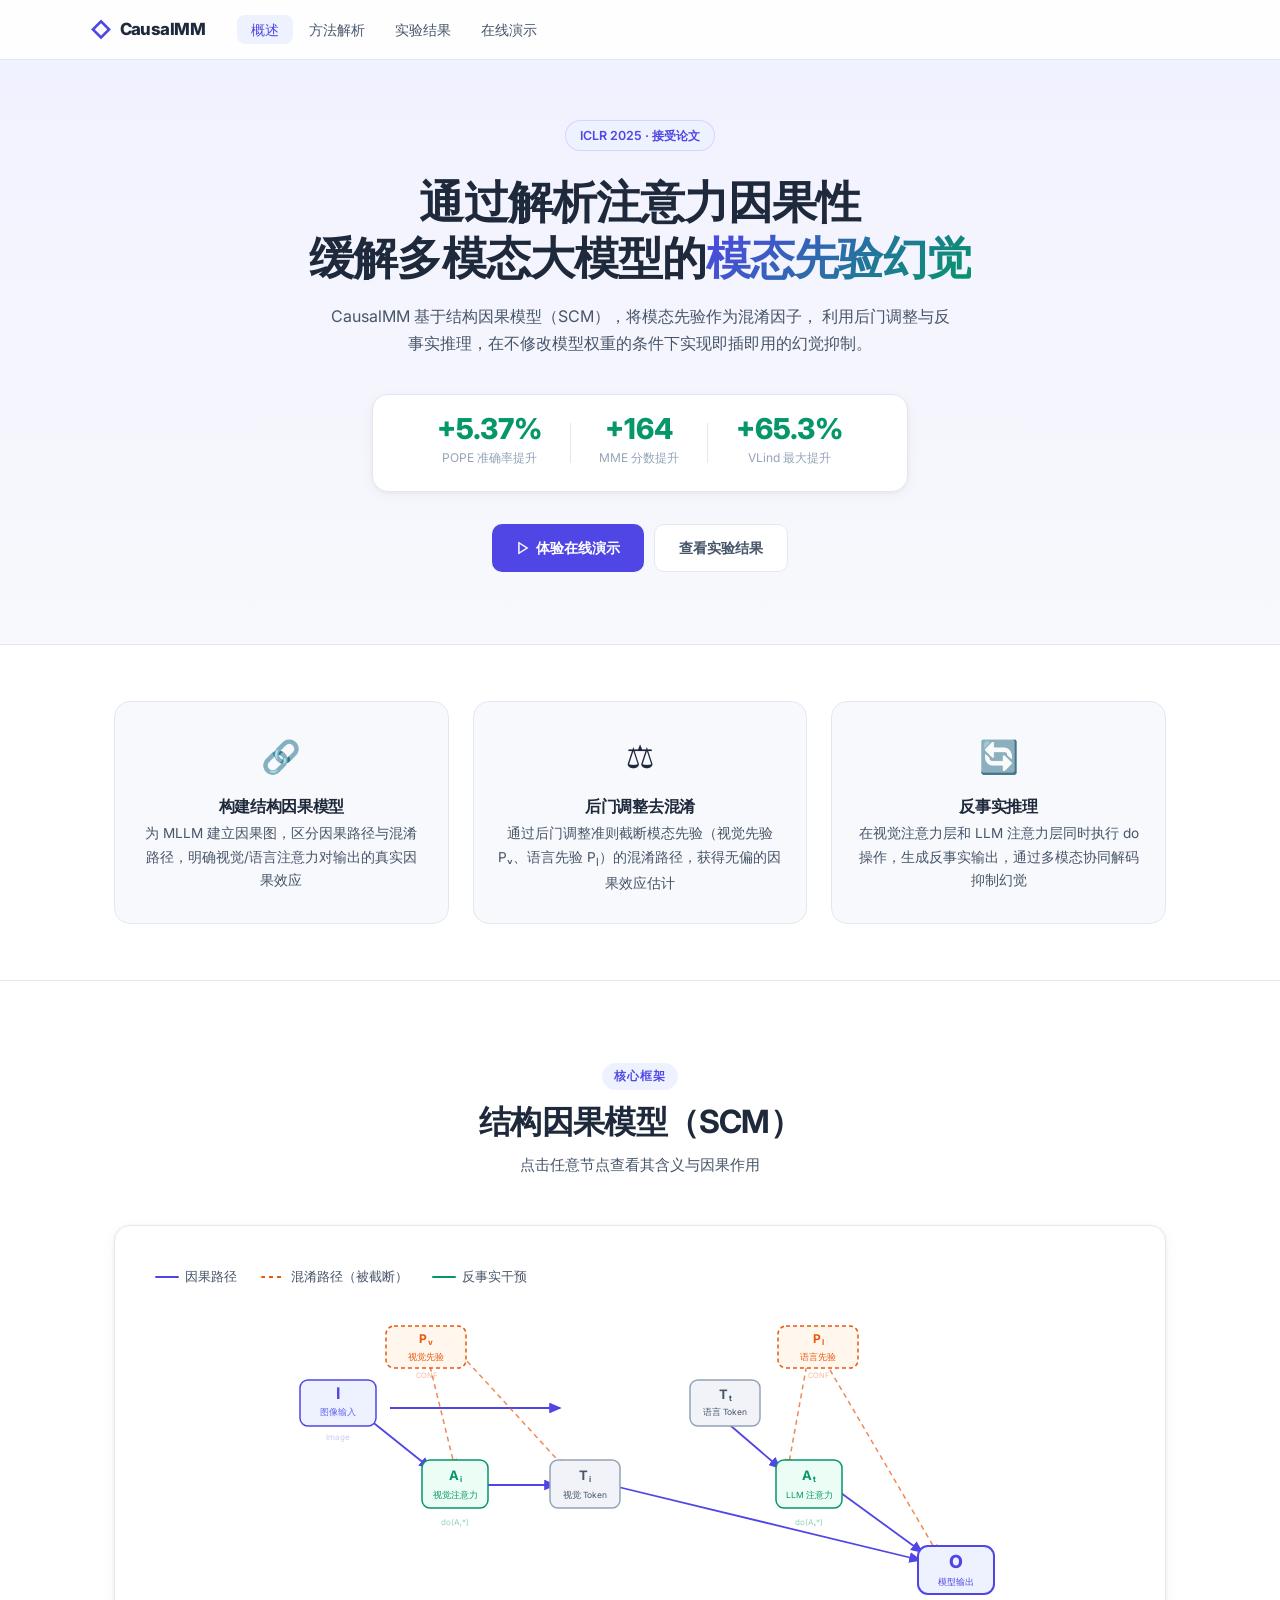
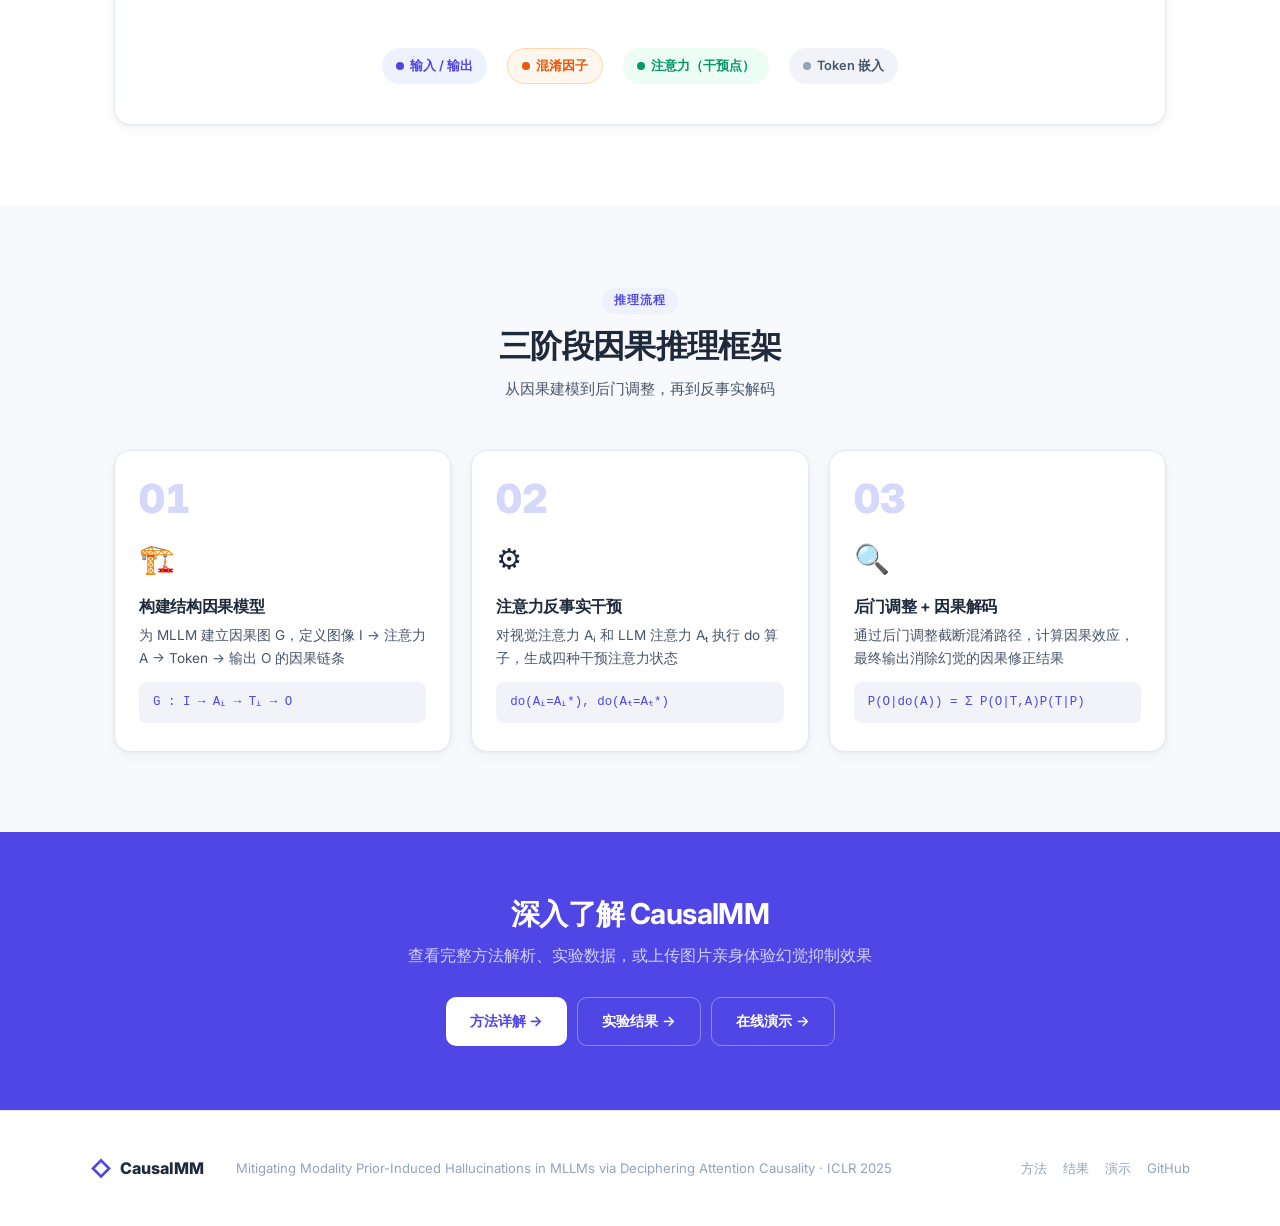
<file: index.html>
<!DOCTYPE html>
<html lang="zh-CN">
<head>
<meta charset="UTF-8">
<meta name="viewport" content="width=device-width, initial-scale=1.0">
<title>CausalMM — 缓解多模态大模型幻觉</title>
<link rel="preconnect" href="https://fonts.googleapis.com">
<link href="https://fonts.googleapis.com/css2?family=Inter:wght@300;400;500;600;700;800&display=swap" rel="stylesheet">
<link rel="stylesheet" href="style.css">
</head>
<body>

<!-- NAV -->
<nav class="navbar">
  <div class="nav-inner">
    <a class="nav-logo" href="index.html">
      <span class="logo-icon">◇</span>
      <span>CausalMM</span>
    </a>
    <ul class="nav-links">
      <li><a href="index.html" class="active">概述</a></li>
      <li><a href="method.html">方法解析</a></li>
      <li><a href="results.html">实验结果</a></li>
      <li><a href="demo.html">在线演示</a></li>
    </ul>
  </div>
</nav>

<!-- HERO -->
<section class="hero">
  <div class="hero-content">
    <div class="hero-badge">ICLR 2025 · 接受论文</div>
    <h1 class="hero-title">
      通过解析注意力因果性<br>
      缓解多模态大模型的<span class="gradient-text">模态先验幻觉</span>
    </h1>
    <p class="hero-subtitle">
      CausalMM 基于结构因果模型（SCM），将模态先验作为混淆因子，
      利用后门调整与反事实推理，在不修改模型权重的条件下实现即插即用的幻觉抑制。
    </p>

    <!-- Key Metrics -->
    <div class="hero-metrics">
      <div class="metric-item">
        <span class="metric-val">+5.37%</span>
        <span class="metric-label">POPE 准确率提升</span>
      </div>
      <div class="metric-sep"></div>
      <div class="metric-item">
        <span class="metric-val">+164</span>
        <span class="metric-label">MME 分数提升</span>
      </div>
      <div class="metric-sep"></div>
      <div class="metric-item">
        <span class="metric-val">+65.3%</span>
        <span class="metric-label">VLind 最大提升</span>
      </div>
    </div>

    <div class="hero-actions">
      <a href="demo.html" class="btn-primary">
        <svg width="14" height="14" viewBox="0 0 24 24" fill="none" stroke="currentColor" stroke-width="2.5"><polygon points="5,3 19,12 5,21"/></svg>
        体验在线演示
      </a>
      <a href="results.html" class="btn-secondary">查看实验结果</a>
    </div>
  </div>
</section>

<!-- KEY IDEAS -->
<section class="key-idea">
  <div class="container">
    <div class="key-idea-grid">
      <div class="key-card reveal">
        <div class="key-icon">🔗</div>
        <h3>构建结构因果模型</h3>
        <p>为 MLLM 建立因果图，区分因果路径与混淆路径，明确视觉/语言注意力对输出的真实因果效应</p>
      </div>
      <div class="key-card reveal">
        <div class="key-icon">⚖️</div>
        <h3>后门调整去混淆</h3>
        <p>通过后门调整准则截断模态先验（视觉先验 Pᵥ、语言先验 P<sub>l</sub>）的混淆路径，获得无偏的因果效应估计</p>
      </div>
      <div class="key-card reveal">
        <div class="key-icon">🔄</div>
        <h3>反事实推理</h3>
        <p>在视觉注意力层和 LLM 注意力层同时执行 do 操作，生成反事实输出，通过多模态协同解码抑制幻觉</p>
      </div>
    </div>
  </div>
</section>

<!-- SCM -->
<section class="scm-section">
  <div class="container">
    <div class="section-header">
      <div class="section-tag">核心框架</div>
      <h2>结构因果模型（SCM）</h2>
      <p>点击任意节点查看其含义与因果作用</p>
    </div>

    <div class="scm-card">
      <!-- Legend -->
      <div class="scm-legend">
        <div class="legend-item">
          <div class="legend-line causal"></div>
          <span>因果路径</span>
        </div>
        <div class="legend-item">
          <div class="legend-line confound"></div>
          <span>混淆路径（被截断）</span>
        </div>
        <div class="legend-item">
          <div class="legend-line do" style="background:var(--accent)"></div>
          <span>反事实干预</span>
        </div>
      </div>

      <!-- SVG -->
      <div class="scm-svg-full-wrap">
        <svg id="scmSVG" viewBox="0 0 800 300" xmlns="http://www.w3.org/2000/svg">
          <defs>
            <marker id="am" markerWidth="7" markerHeight="6" refX="6" refY="3" orient="auto">
              <path d="M0,0 L0,6 L7,3 z" fill="#4f46e5"/>
            </marker>
            <marker id="ac" markerWidth="7" markerHeight="6" refX="6" refY="3" orient="auto">
              <path d="M0,0 L0,6 L7,3 z" fill="#ea580c"/>
            </marker>
          </defs>

          <!-- 因果路径 -->
          <line x1="130" y1="100" x2="190" y2="148" stroke="#4f46e5" stroke-width="1.8" marker-end="url(#am)"/>
          <line x1="150" y1="88" x2="320" y2="88" stroke="#4f46e5" stroke-width="1.8" marker-end="url(#am)"/>
          <line x1="240" y1="165" x2="315" y2="165" stroke="#4f46e5" stroke-width="1.8" marker-end="url(#am)"/>
          <line x1="370" y1="165" x2="680" y2="240" stroke="#4f46e5" stroke-width="1.8" marker-end="url(#am)"/>
          <line x1="470" y1="88" x2="540" y2="148" stroke="#4f46e5" stroke-width="1.8" marker-end="url(#am)"/>
          <line x1="590" y1="165" x2="682" y2="232" stroke="#4f46e5" stroke-width="1.8" marker-end="url(#am)"/>

          <!-- 混淆路径 -->
          <line x1="188" y1="38" x2="215" y2="148" stroke="#ea580c" stroke-width="1.5" stroke-dasharray="5,4" marker-end="url(#ac)" opacity=".7"/>
          <line x1="215" y1="28" x2="325" y2="148" stroke="#ea580c" stroke-width="1.5" stroke-dasharray="5,4" marker-end="url(#ac)" opacity=".7"/>
          <line x1="568" y1="38" x2="548" y2="148" stroke="#ea580c" stroke-width="1.5" stroke-dasharray="5,4" marker-end="url(#ac)" opacity=".7"/>
          <line x1="590" y1="50" x2="698" y2="234" stroke="#ea580c" stroke-width="1.5" stroke-dasharray="5,4" marker-end="url(#ac)" opacity=".7"/>

          <!-- I -->
          <g class="scm-g-node" data-info="图像输入 I：提供视觉内容，是整个因果链的起点，直接影响视觉注意力 Aᵢ 和视觉 token Tᵢ">
            <rect x="60" y="60" width="76" height="46" rx="8" fill="#eef2ff" stroke="#4f46e5" stroke-width="1.5"/>
            <text x="98" y="79" text-anchor="middle" fill="#4f46e5" font-size="16" font-weight="700" font-family="Inter,sans-serif">I</text>
            <text x="98" y="95" text-anchor="middle" fill="#6366f1" font-size="9" font-family="Inter,sans-serif">图像输入</text>
          </g>

          <!-- Pv -->
          <g class="scm-g-node" data-info="视觉先验 Pᵥ：CLIP 视觉编码器中的参数化知识，作为混淆因子，同时影响视觉注意力 Aᵢ 和视觉 token Tᵢ（导致幻觉）">
            <rect x="146" y="6" width="80" height="42" rx="8" fill="#fff7ed" stroke="#ea580c" stroke-width="1.5" stroke-dasharray="4,3"/>
            <text x="186" y="23" text-anchor="middle" fill="#ea580c" font-size="12" font-weight="700" font-family="Inter,sans-serif">P<tspan font-size="8" dx="1" dy="2">v</tspan></text>
            <text x="186" y="40" text-anchor="middle" fill="#ea580c" font-size="8.5" font-family="Inter,sans-serif">视觉先验</text>
          </g>

          <!-- Ai -->
          <g class="scm-g-node" data-info="视觉注意力 Aᵢ：视觉编码器（CLIP ViT）中的注意力分布，受 I 和 Pᵥ 共同影响。CausalMM 对 Aᵢ 执行 do(Aᵢ = Aᵢ*) 反事实干预">
            <rect x="182" y="140" width="66" height="48" rx="8" fill="#ecfdf5" stroke="#059669" stroke-width="1.5"/>
            <text x="215" y="160" text-anchor="middle" fill="#059669" font-size="13" font-weight="700" font-family="Inter,sans-serif">A<tspan font-size="8" dx="1" dy="2">i</tspan></text>
            <text x="215" y="178" text-anchor="middle" fill="#059669" font-size="8.5" font-family="Inter,sans-serif">视觉注意力</text>
          </g>

          <!-- Ti -->
          <g class="scm-g-node" data-info="视觉 Token Tᵢ：视觉编码器的输出嵌入，由 I、Pᵥ、Aᵢ 共同决定，最终贡献到模型输出">
            <rect x="310" y="140" width="70" height="48" rx="8" fill="#f1f3f8" stroke="#94a3b8" stroke-width="1.5"/>
            <text x="345" y="160" text-anchor="middle" fill="#475569" font-size="13" font-weight="700" font-family="Inter,sans-serif">T<tspan font-size="8" dx="1" dy="2">i</tspan></text>
            <text x="345" y="178" text-anchor="middle" fill="#475569" font-size="8.5" font-family="Inter,sans-serif">视觉 Token</text>
          </g>

          <!-- Tt -->
          <g class="scm-g-node" data-info="语言 Token Tₜ：文本输入的嵌入表示，影响 LLM 自注意力 Aₜ 并直接贡献到最终输出">
            <rect x="450" y="60" width="70" height="46" rx="8" fill="#f1f3f8" stroke="#94a3b8" stroke-width="1.5"/>
            <text x="485" y="79" text-anchor="middle" fill="#475569" font-size="13" font-weight="700" font-family="Inter,sans-serif">T<tspan font-size="8" dx="1" dy="2">t</tspan></text>
            <text x="485" y="95" text-anchor="middle" fill="#475569" font-size="8.5" font-family="Inter,sans-serif">语言 Token</text>
          </g>

          <!-- Pl -->
          <g class="scm-g-node" data-info="语言先验 Pₗ：LLM 中的参数化语言知识，作为混淆因子，同时影响语言注意力 Aₜ 和最终输出（导致语言偏见幻觉）">
            <rect x="538" y="6" width="80" height="42" rx="8" fill="#fff7ed" stroke="#ea580c" stroke-width="1.5" stroke-dasharray="4,3"/>
            <text x="578" y="23" text-anchor="middle" fill="#ea580c" font-size="12" font-weight="700" font-family="Inter,sans-serif">P<tspan font-size="8" dx="1" dy="2">l</tspan></text>
            <text x="578" y="40" text-anchor="middle" fill="#ea580c" font-size="8.5" font-family="Inter,sans-serif">语言先验</text>
          </g>

          <!-- At -->
          <g class="scm-g-node" data-info="LLM 注意力 Aₜ：多模态 LLM 中的自注意力，受 Tₜ 和 Pₗ 共同影响。CausalMM 对 Aₜ 执行 do(Aₜ = Aₜ*) 反事实干预">
            <rect x="536" y="140" width="66" height="48" rx="8" fill="#ecfdf5" stroke="#059669" stroke-width="1.5"/>
            <text x="569" y="160" text-anchor="middle" fill="#059669" font-size="13" font-weight="700" font-family="Inter,sans-serif">A<tspan font-size="8" dx="1" dy="2">t</tspan></text>
            <text x="569" y="178" text-anchor="middle" fill="#059669" font-size="8.5" font-family="Inter,sans-serif">LLM 注意力</text>
          </g>

          <!-- O -->
          <g class="scm-g-node" data-info="模型输出 O：最终生成的文本，由 Tᵢ、Aₜ、Tₜ、Pₗ 共同决定。混淆因子 Pᵥ/Pₗ 使输出偏离真实因果效应，产生幻觉">
            <rect x="678" y="226" width="76" height="48" rx="10" fill="#eef2ff" stroke="#4f46e5" stroke-width="2"/>
            <text x="716" y="248" text-anchor="middle" fill="#4f46e5" font-size="18" font-weight="800" font-family="Inter,sans-serif">O</text>
            <text x="716" y="265" text-anchor="middle" fill="#4f46e5" font-size="9" font-family="Inter,sans-serif">模型输出</text>
          </g>

          <!-- 标签 -->
          <text x="98" y="120" text-anchor="middle" fill="rgba(99,102,241,.35)" font-size="8" font-family="Inter,sans-serif">Image</text>
          <text x="186" y="58" text-anchor="middle" fill="rgba(234,88,12,.4)" font-size="7.5" font-family="Inter,sans-serif">CONF</text>
          <text x="578" y="58" text-anchor="middle" fill="rgba(234,88,12,.4)" font-size="7.5" font-family="Inter,sans-serif">CONF</text>
          <text x="215" y="205" text-anchor="middle" fill="rgba(5,150,105,.45)" font-size="8" font-family="Inter,sans-serif">do(Aᵢ*)</text>
          <text x="569" y="205" text-anchor="middle" fill="rgba(5,150,105,.45)" font-size="8" font-family="Inter,sans-serif">do(Aₜ*)</text>
        </svg>
      </div>

      <!-- Node Legend -->
      <div class="scm-nodes-legend">
        <div class="scm-node-pill input"><div class="dot" style="background:#4f46e5"></div>输入 / 输出</div>
        <div class="scm-node-pill confound"><div class="dot" style="background:#ea580c"></div>混淆因子</div>
        <div class="scm-node-pill attention"><div class="dot" style="background:#059669"></div>注意力（干预点）</div>
        <div class="scm-node-pill embed"><div class="dot" style="background:#94a3b8"></div>Token 嵌入</div>
      </div>
    </div>
  </div>
</section>

<!-- PIPELINE -->
<section class="section">
  <div class="container">
    <div class="section-header">
      <div class="section-tag">推理流程</div>
      <h2>三阶段因果推理框架</h2>
      <p>从因果建模到后门调整，再到反事实解码</p>
    </div>

    <div class="pipeline-grid">
      <div class="pipe-card reveal">
        <div class="pipe-num" data-num="01">01</div>
        <div class="pipe-icon">🏗️</div>
        <h3>构建结构因果模型</h3>
        <p>为 MLLM 建立因果图 G，定义图像 I → 注意力 A → Token → 输出 O 的因果链条</p>
        <div class="pipe-formula">G : I → Aᵢ → Tᵢ → O</div>
      </div>
      <div class="pipe-card reveal">
        <div class="pipe-num" data-num="02">02</div>
        <div class="pipe-icon">⚙️</div>
        <h3>注意力反事实干预</h3>
        <p>对视觉注意力 Aᵢ 和 LLM 注意力 Aₜ 执行 do 算子，生成四种干预注意力状态</p>
        <div class="pipe-formula">do(Aᵢ=Aᵢ*), do(Aₜ=Aₜ*)</div>
      </div>
      <div class="pipe-card reveal">
        <div class="pipe-num" data-num="03">03</div>
        <div class="pipe-icon">🔍</div>
        <h3>后门调整 + 因果解码</h3>
        <p>通过后门调整截断混淆路径，计算因果效应，最终输出消除幻觉的因果修正结果</p>
        <div class="pipe-formula">P(O|do(A)) = Σ P(O|T,A)P(T|P)</div>
      </div>
    </div>
  </div>
</section>

<!-- CTA -->
<section class="cta-section">
  <div class="container">
    <h2>深入了解 CausalMM</h2>
    <p>查看完整方法解析、实验数据，或上传图片亲身体验幻觉抑制效果</p>
    <div class="cta-buttons">
      <a href="method.html" class="btn-primary">方法详解 →</a>
      <a href="results.html" class="btn-secondary">实验结果 →</a>
      <a href="demo.html" class="btn-secondary">在线演示 →</a>
    </div>
  </div>
</section>

<!-- FOOTER -->
<footer class="footer">
  <div class="footer-inner">
    <div class="footer-brand">
      <span class="logo-icon">◇</span>
      <span>CausalMM</span>
    </div>
    <div class="footer-info">
      <p>Mitigating Modality Prior-Induced Hallucinations in MLLMs via Deciphering Attention Causality · ICLR 2025</p>
    </div>
    <div class="footer-links">
      <a href="method.html">方法</a>
      <a href="results.html">结果</a>
      <a href="demo.html">演示</a>
      <a href="https://github.com/The-Martyr/CausalMM" target="_blank">GitHub</a>
    </div>
  </div>
</footer>

<script src="main.js"></script>
<script>
  // SCM interaction
  const nodes = document.querySelectorAll('.scm-g-node');
  nodes.forEach(n => {
    n.addEventListener('click', () => {
      nodes.forEach(x => x.querySelector('rect').setAttribute('stroke-width', '1.5'));
      n.querySelector('rect').setAttribute('stroke-width', '2.5');
    });
  });

  // Reveal on scroll
  const reveals = document.querySelectorAll('.reveal');
  const io = new IntersectionObserver(entries => {
    entries.forEach(e => { if (e.isIntersecting) e.target.classList.add('visible'); });
  }, { threshold: .15 });
  reveals.forEach(r => io.observe(r));
</script>
</body>
</html>
</file>
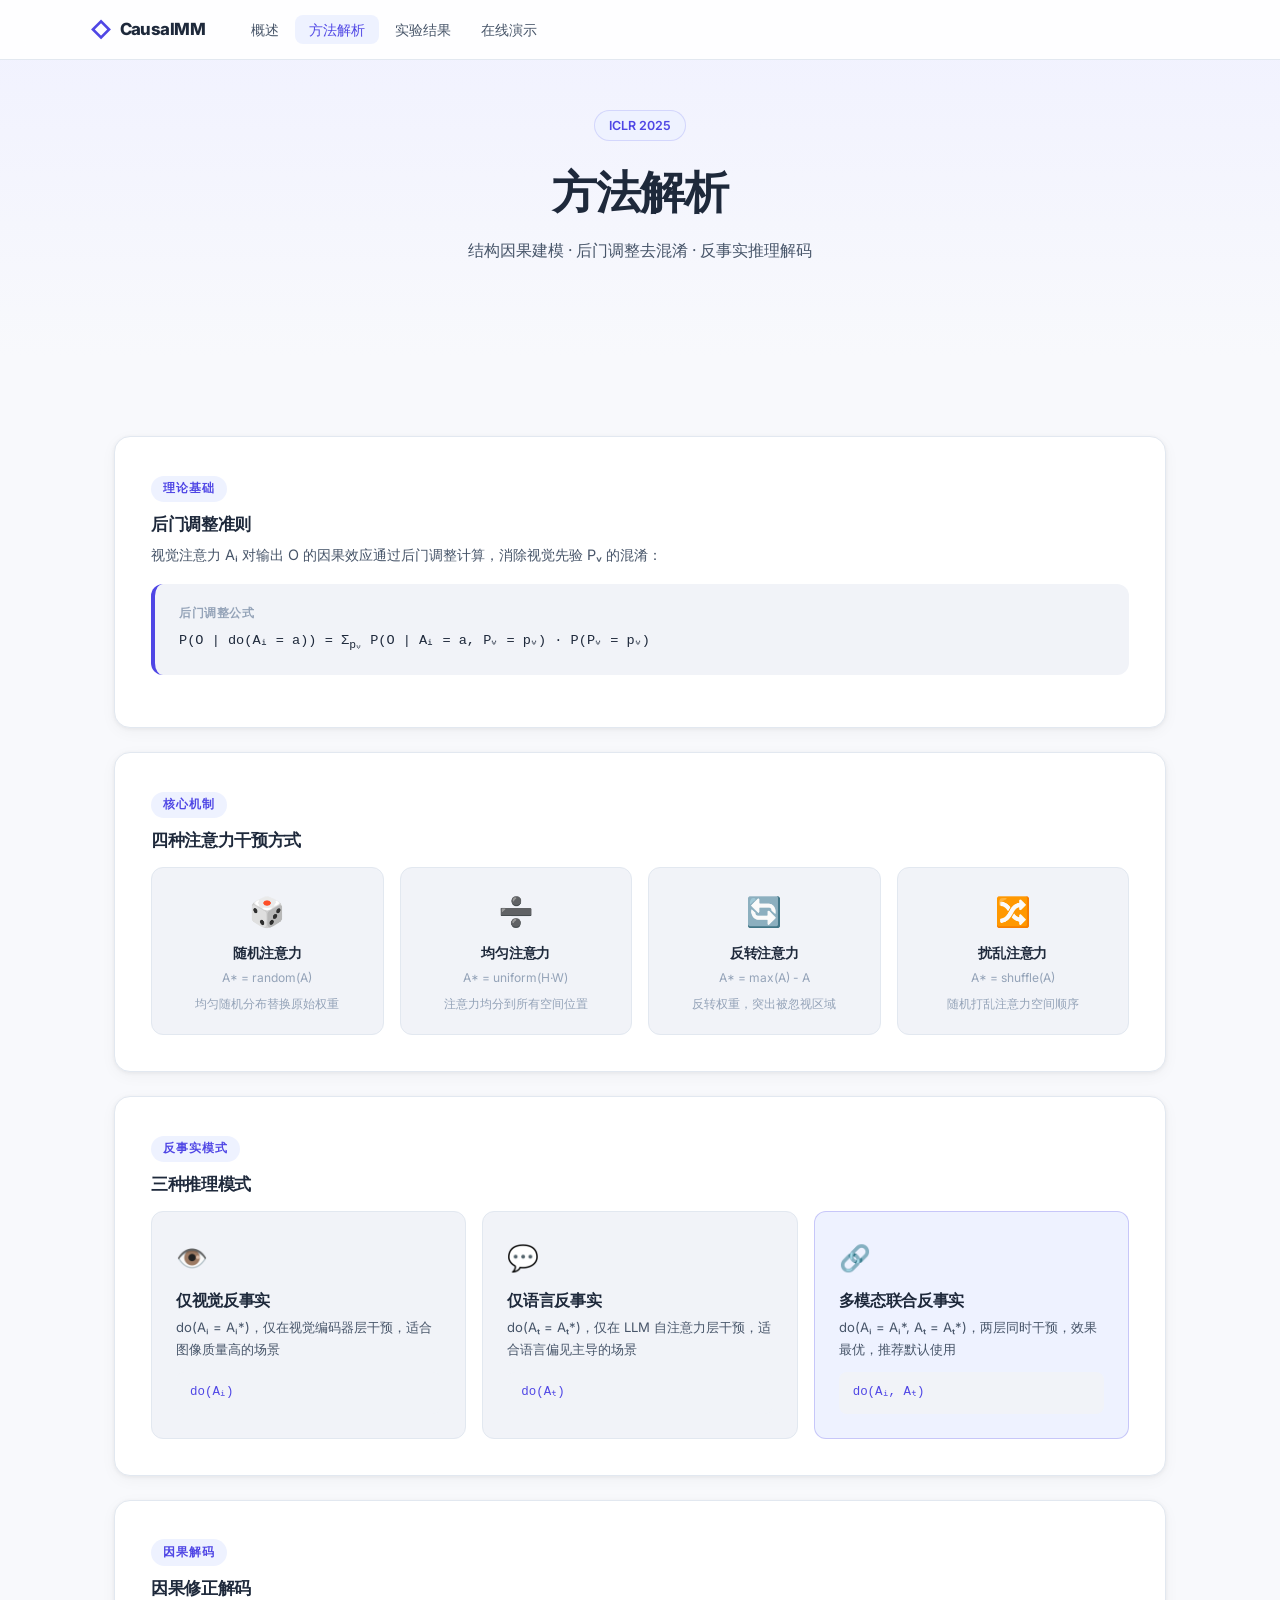
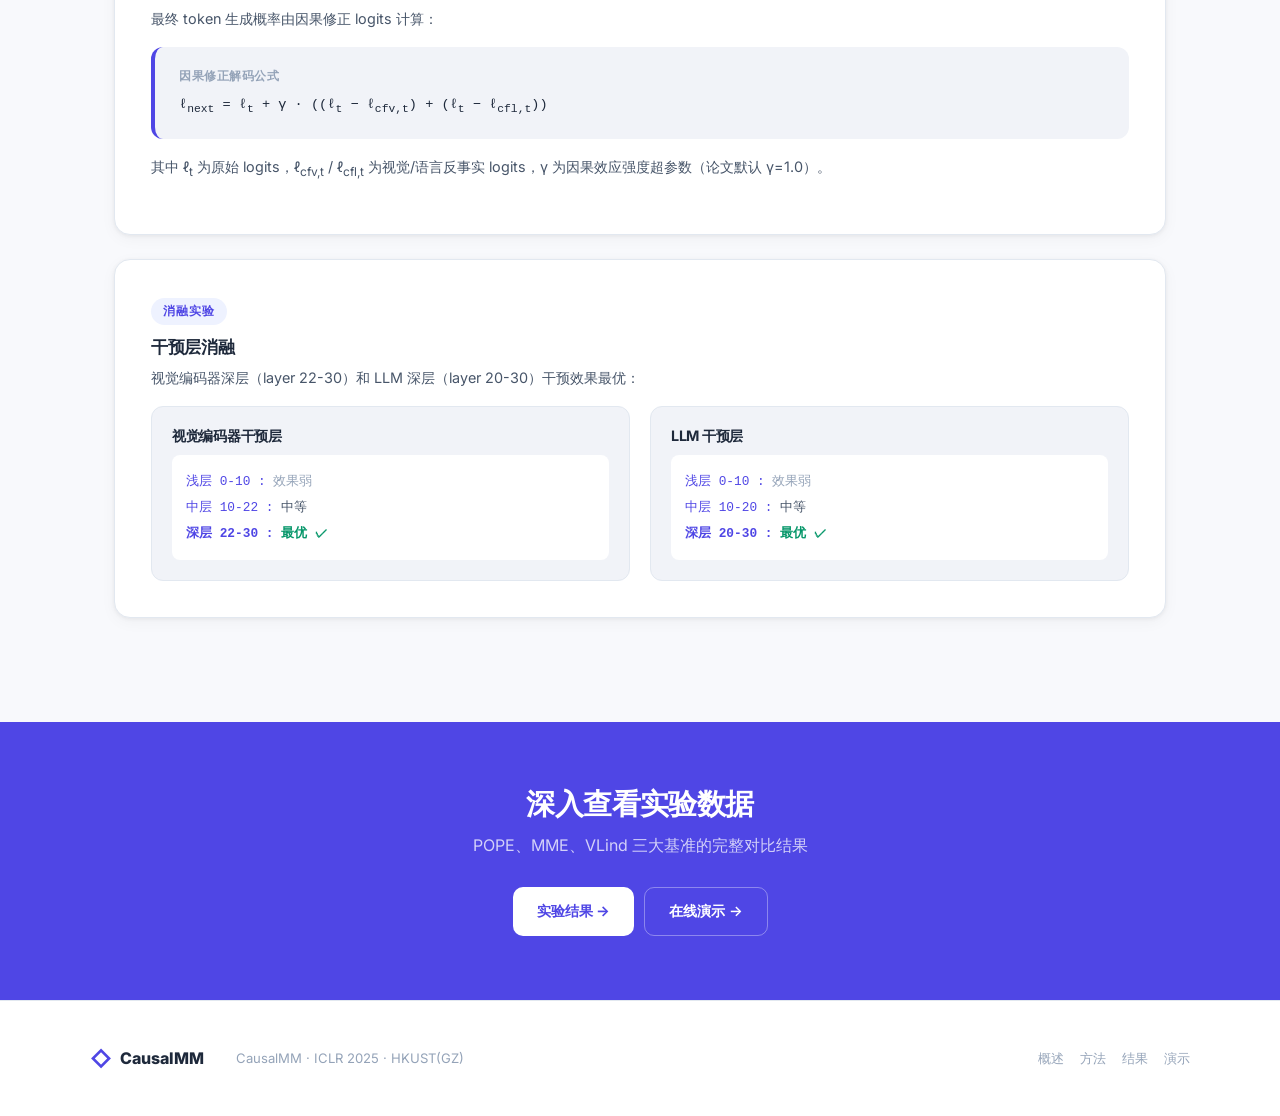
<file: method.html>
<!DOCTYPE html>
<html lang="zh-CN">
<head>
<meta charset="UTF-8">
<meta name="viewport" content="width=device-width, initial-scale=1.0">
<title>方法解析 — CausalMM</title>
<link rel="preconnect" href="https://fonts.googleapis.com">
<link href="https://fonts.googleapis.com/css2?family=Inter:wght@300;400;500;600;700;800&display=swap" rel="stylesheet">
<link rel="stylesheet" href="style.css">
</head>
<body>

<nav class="navbar">
  <div class="nav-inner">
    <a class="nav-logo" href="index.html"><span class="logo-icon">◇</span><span>CausalMM</span></a>
    <ul class="nav-links">
      <li><a href="index.html">概述</a></li>
      <li><a href="method.html" class="active">方法解析</a></li>
      <li><a href="results.html">实验结果</a></li>
      <li><a href="demo.html">在线演示</a></li>
    </ul>
  </div>
</nav>

<section class="method-hero">
  <div class="hero-content">
    <div class="hero-badge">ICLR 2025</div>
    <h1 class="hero-title">方法解析</h1>
    <p class="hero-subtitle">结构因果建模 · 后门调整去混淆 · 反事实推理解码</p>
  </div>
</section>

<section class="section">
  <div class="container">

    <!-- Backdoor -->
    <div class="method-section">
      <div class="section-tag">理论基础</div>
      <h3>后门调整准则</h3>
      <p>视觉注意力 Aᵢ 对输出 O 的因果效应通过后门调整计算，消除视觉先验 Pᵥ 的混淆：</p>
      <div class="formula-card">
        <div class="label">后门调整公式</div>
        <span class="eq">P(O | do(Aᵢ = a)) = Σ<sub>pᵥ</sub> P(O | Aᵢ = a, Pᵥ = pᵥ) · P(Pᵥ = pᵥ)</span>
      </div>
    </div>

    <!-- Interventions -->
    <div class="method-section">
      <div class="section-tag">核心机制</div>
      <h3>四种注意力干预方式</h3>
      <div class="intervention-cards">
        <div class="int-card">
          <div class="int-icon">🎲</div>
          <h4>随机注意力</h4>
          <p>A* = random(A)</p>
          <p style="margin-top:6px;font-size:.72rem;color:var(--text3)">均匀随机分布替换原始权重</p>
        </div>
        <div class="int-card">
          <div class="int-icon">➗</div>
          <h4>均匀注意力</h4>
          <p>A* = uniform(H·W)</p>
          <p style="margin-top:6px;font-size:.72rem;color:var(--text3)">注意力均分到所有空间位置</p>
        </div>
        <div class="int-card">
          <div class="int-icon">🔄</div>
          <h4>反转注意力</h4>
          <p>A* = max(A) - A</p>
          <p style="margin-top:6px;font-size:.72rem;color:var(--text3)">反转权重，突出被忽视区域</p>
        </div>
        <div class="int-card">
          <div class="int-icon">🔀</div>
          <h4>扰乱注意力</h4>
          <p>A* = shuffle(A)</p>
          <p style="margin-top:6px;font-size:.72rem;color:var(--text3)">随机打乱注意力空间顺序</p>
        </div>
      </div>
    </div>

    <!-- Counterfactual Modes -->
    <div class="method-section">
      <div class="section-tag">反事实模式</div>
      <h3>三种推理模式</h3>
      <div style="display:grid;grid-template-columns:1fr 1fr 1fr;gap:16px;margin-top:16px">
        <div style="padding:24px;background:var(--bg3);border-radius:var(--radius);border:1px solid var(--border)">
          <div style="font-size:1.6rem;margin-bottom:10px">👁️</div>
          <h4 style="margin-bottom:6px">仅视觉反事实</h4>
          <p style="font-size:.82rem;color:var(--text2)">do(Aᵢ = Aᵢ*)，仅在视觉编码器层干预，适合图像质量高的场景</p>
          <div class="pipe-formula" style="margin-top:12px">do(Aᵢ)</div>
        </div>
        <div style="padding:24px;background:var(--bg3);border-radius:var(--radius);border:1px solid var(--border)">
          <div style="font-size:1.6rem;margin-bottom:10px">💬</div>
          <h4 style="margin-bottom:6px">仅语言反事实</h4>
          <p style="font-size:.82rem;color:var(--text2)">do(Aₜ = Aₜ*)，仅在 LLM 自注意力层干预，适合语言偏见主导的场景</p>
          <div class="pipe-formula" style="margin-top:12px">do(Aₜ)</div>
        </div>
        <div style="padding:24px;background:var(--primary-bg);border-radius:var(--radius);border:1px solid rgba(79,70,229,.25)">
          <div style="font-size:1.6rem;margin-bottom:10px">🔗</div>
          <h4 style="margin-bottom:6px">多模态联合反事实</h4>
          <p style="font-size:.82rem;color:var(--text2)">do(Aᵢ = Aᵢ*, Aₜ = Aₜ*)，两层同时干预，效果最优，推荐默认使用</p>
          <div class="pipe-formula" style="margin-top:12px">do(Aᵢ, Aₜ)</div>
        </div>
      </div>
    </div>

    <!-- Decoding -->
    <div class="method-section">
      <div class="section-tag">因果解码</div>
      <h3>因果修正解码</h3>
      <p>最终 token 生成概率由因果修正 logits 计算：</p>
      <div class="formula-card">
        <div class="label">因果修正解码公式</div>
        <span class="eq">ℓ<sub>next</sub> = ℓ<sub>t</sub> + γ · ((ℓ<sub>t</sub> − ℓ<sub>cfv,t</sub>) + (ℓ<sub>t</sub> − ℓ<sub>cfl,t</sub>))</span>
      </div>
      <p>其中 ℓ<sub>t</sub> 为原始 logits，ℓ<sub>cfv,t</sub> / ℓ<sub>cfl,t</sub> 为视觉/语言反事实 logits，γ 为因果效应强度超参数（论文默认 γ=1.0）。</p>
    </div>

    <!-- Ablation -->
    <div class="method-section">
      <div class="section-tag">消融实验</div>
      <h3>干预层消融</h3>
      <p>视觉编码器深层（layer 22-30）和 LLM 深层（layer 20-30）干预效果最优：</p>
      <div style="display:grid;grid-template-columns:1fr 1fr;gap:20px;margin-top:16px">
        <div style="padding:20px;background:var(--bg3);border-radius:var(--radius);border:1px solid var(--border)">
          <h4 style="font-size:.9rem;margin-bottom:10px">视觉编码器干预层</h4>
          <div style="font-family:var(--mono);font-size:.8rem;color:var(--primary);background:var(--surface);padding:14px;border-radius:8px;line-height:2">
            浅层 0-10 : <span style="color:var(--text3)">效果弱</span><br>
            中层 10-22 : <span style="color:var(--text2)">中等</span><br>
            <strong>深层 22-30 : <span style="color:var(--accent)">最优 ✓</span></strong>
          </div>
        </div>
        <div style="padding:20px;background:var(--bg3);border-radius:var(--radius);border:1px solid var(--border)">
          <h4 style="font-size:.9rem;margin-bottom:10px">LLM 干预层</h4>
          <div style="font-family:var(--mono);font-size:.8rem;color:var(--primary);background:var(--surface);padding:14px;border-radius:8px;line-height:2">
            浅层 0-10 : <span style="color:var(--text3)">效果弱</span><br>
            中层 10-20 : <span style="color:var(--text2)">中等</span><br>
            <strong>深层 20-30 : <span style="color:var(--accent)">最优 ✓</span></strong>
          </div>
        </div>
      </div>
    </div>

  </div>
</section>

<section class="cta-section">
  <div class="container">
    <h2>深入查看实验数据</h2>
    <p>POPE、MME、VLind 三大基准的完整对比结果</p>
    <div class="cta-buttons">
      <a href="results.html" class="btn-primary">实验结果 →</a>
      <a href="demo.html" class="btn-secondary">在线演示 →</a>
    </div>
  </div>
</section>

<footer class="footer">
  <div class="footer-inner">
    <div class="footer-brand"><span class="logo-icon">◇</span><span>CausalMM</span></div>
    <div class="footer-info"><p>CausalMM · ICLR 2025 · HKUST(GZ)</p></div>
    <div class="footer-links">
      <a href="index.html">概述</a>
      <a href="method.html">方法</a>
      <a href="results.html">结果</a>
      <a href="demo.html">演示</a>
    </div>
  </div>
</footer>

</body>
</html>
</file>
<file: style.css>
/* ============================================================
   CausalMM — Light & Clean Theme
   ============================================================ */

*, *::before, *::after { box-sizing: border-box; margin: 0; padding: 0; }

:root {
  --bg:         #f8f9fc;
  --bg2:        #ffffff;
  --bg3:        #f1f3f8;
  --surface:    #ffffff;
  --surface2:   #f1f3f8;
  --border:     #e2e8f0;
  --border2:    #f1f3f8;

  --primary:    #4f46e5;
  --primary-l:  #6366f1;
  --primary-d:  #4338ca;
  --primary-bg: #eef2ff;
  --accent:     #059669;
  --accent-l:   #10b981;
  --accent-bg:  #ecfdf5;
  --warn:       #ea580c;
  --danger:     #dc2626;
  --danger-bg:  #fef2f2;

  --text:       #1e293b;
  --text2:      #475569;
  --text3:      #94a3b8;

  --radius:     12px;
  --radius-lg:  16px;
  --shadow:     0 1px 4px rgba(0,0,0,.06), 0 4px 16px rgba(0,0,0,.04);
  --shadow-lg:  0 4px 24px rgba(0,0,0,.08);

  --font:       'Inter', system-ui, -apple-system, sans-serif;
  --mono:       'JetBrains Mono', monospace;
}

html { scroll-behavior: smooth; }

body {
  font-family: var(--font);
  background: var(--bg);
  color: var(--text);
  line-height: 1.7;
  -webkit-font-smoothing: antialiased;
}

/* ── Typography ── */
h1,h2,h3,h4 { line-height: 1.25; font-weight: 700; letter-spacing: -.02em; }
h1 { font-size: clamp(1.8rem, 4vw, 2.8rem); }
h2 { font-size: clamp(1.4rem, 2.5vw, 2rem); }
h3 { font-size: 1.1rem; font-weight: 600; }
p  { color: var(--text2); }
a  { color: var(--primary); text-decoration: none; transition: color .2s; }
a:hover { color: var(--primary-d); }
code {
  font-family: var(--mono); font-size: .85em;
  background: var(--primary-bg); padding: .15em .4em;
  border-radius: 4px; color: var(--primary-d);
}

/* ── Layout ── */
.container { max-width: 1100px; margin: 0 auto; padding: 0 24px; }
.section { padding: 80px 0; }

.section-header { text-align: center; margin-bottom: 48px; }
.section-tag {
  display: inline-block; font-size: .72rem; font-weight: 700; letter-spacing: .1em;
  text-transform: uppercase; color: var(--primary); background: var(--primary-bg);
  padding: .3em 1em; border-radius: 99px; margin-bottom: 12px;
}
.section-header h2 { margin-bottom: 10px; color: var(--text); }
.section-header p { max-width: 560px; margin: 0 auto; font-size: .95rem; }

/* ── Navbar ── */
.navbar {
  position: fixed; top: 0; left: 0; right: 0; z-index: 100;
  padding: 0 24px; height: 60px;
  background: rgba(255,255,255,.92);
  backdrop-filter: blur(12px);
  border-bottom: 1px solid var(--border);
}
.nav-inner {
  max-width: 1100px; margin: 0 auto; height: 100%;
  display: flex; align-items: center; gap: 32px;
}
.nav-logo {
  display: flex; align-items: center; gap: 8px;
  font-weight: 800; font-size: 1.05rem; color: var(--text); letter-spacing: -.03em;
}
.logo-icon { font-size: 1.3rem; color: var(--primary); }
.nav-links { display: flex; gap: 2px; list-style: none; margin-right: auto; }
.nav-links a {
  padding: 6px 14px; border-radius: 8px; font-size: .88rem; color: var(--text2);
  transition: all .2s; font-weight: 500;
}
.nav-links a:hover, .nav-links a.active {
  color: var(--primary); background: var(--primary-bg);
}

/* ── Hero ── */
.hero {
  padding: 120px 24px 72px;
  text-align: center;
  background: linear-gradient(to bottom, #f0f1ff 0%, var(--bg) 100%);
}
.hero-content { max-width: 760px; margin: 0 auto; }
.hero-badge {
  display: inline-flex; align-items: center; gap: 6px;
  padding: 4px 14px; border-radius: 99px;
  background: var(--primary-bg); border: 1px solid rgba(99,102,241,.2);
  font-size: .78rem; font-weight: 600; color: var(--primary);
  margin-bottom: 24px;
}
.hero-title {
  margin-bottom: 16px; color: var(--text);
  animation: fadeUp .5s ease both;
}
.gradient-text {
  background: linear-gradient(135deg, var(--primary) 0%, var(--accent) 100%);
  -webkit-background-clip: text; -webkit-text-fill-color: transparent;
}
.hero-subtitle {
  font-size: 1rem; max-width: 620px; margin: 0 auto 36px;
  color: var(--text2); animation: fadeUp .5s .1s ease both;
}
.hero-metrics {
  display: inline-flex; align-items: center; gap: 0;
  margin-bottom: 32px; padding: 20px 36px;
  background: var(--surface); border: 1px solid var(--border);
  border-radius: var(--radius-lg); box-shadow: var(--shadow);
  animation: fadeUp .5s .2s ease both;
}
.metric-item { text-align: center; padding: 0 28px; }
.metric-val {
  display: block; font-size: 1.8rem; font-weight: 800;
  color: var(--accent); line-height: 1;
}
.metric-label { font-size: .75rem; color: var(--text3); margin-top: 4px; }
.metric-sep { width: 1px; height: 40px; background: var(--border); }

.hero-actions {
  display: flex; gap: 10px; justify-content: center;
  animation: fadeUp .5s .3s ease both;
}
.btn-primary {
  display: inline-flex; align-items: center; gap: 6px;
  padding: 11px 24px; border-radius: 10px; font-weight: 600; font-size: .9rem;
  background: var(--primary); color: #fff; transition: all .2s;
}
.btn-primary:hover {
  background: var(--primary-d); color: #fff;
  transform: translateY(-1px);
  box-shadow: 0 4px 16px rgba(79,70,229,.3);
}
.btn-secondary {
  display: inline-flex; align-items: center; gap: 6px;
  padding: 11px 24px; border-radius: 10px; font-weight: 600; font-size: .9rem;
  border: 1px solid var(--border); color: var(--text2);
  background: var(--surface); transition: all .2s;
}
.btn-secondary:hover {
  border-color: var(--primary); color: var(--primary);
  transform: translateY(-1px);
}

/* ── Key Idea Strip ── */
.key-idea {
  background: var(--surface); border-top: 1px solid var(--border);
  border-bottom: 1px solid var(--border); padding: 56px 0;
}
.key-idea-grid {
  display: grid; grid-template-columns: repeat(3,1fr); gap: 24px;
}
.key-card {
  padding: 28px 24px; background: var(--bg); border: 1px solid var(--border);
  border-radius: var(--radius-lg); text-align: center; transition: all .2s;
}
.key-card:hover {
  border-color: var(--primary); box-shadow: var(--shadow);
  transform: translateY(-2px);
}
.key-icon { font-size: 2rem; margin-bottom: 12px; }
.key-card h3 { margin-bottom: 6px; font-size: 1rem; }
.key-card p { font-size: .85rem; }

/* ── SCM ── */
.scm-section { background: var(--bg2); padding: 80px 0; }
.scm-card {
  background: var(--surface); border: 1px solid var(--border);
  border-radius: var(--radius-lg); padding: 40px; box-shadow: var(--shadow);
  overflow: hidden;
}
.scm-legend {
  display: flex; gap: 24px; margin-bottom: 24px; flex-wrap: wrap;
}
.legend-item { display: flex; align-items: center; gap: 6px; font-size: .8rem; color: var(--text2); }
.legend-line {
  width: 24px; height: 2px; border-radius: 1px;
}
.legend-line.causal   { background: var(--primary); }
.legend-line.confound {
  background: var(--warn);
  background: repeating-linear-gradient(
    90deg, var(--warn) 0px, var(--warn) 4px,
    transparent 4px, transparent 8px
  );
}
.legend-line.do       { background: var(--accent); }

.scm-svg-full-wrap { overflow-x: auto; padding: 8px 0; }
.scm-svg-full-wrap svg { max-width: 800px; display: block; margin: 0 auto; }
.scm-svg-full-wrap svg .scm-g-node rect { transition: opacity .2s; }
.scm-svg-full-wrap svg .scm-g-node:hover rect { opacity: .85; }

.scm-nodes {
  display: flex; align-items: center; justify-content: center;
  gap: 12px; margin-top: 24px; flex-wrap: wrap;
}
.scm-nodes-legend {
  display: flex; gap: 20px; margin-top: 20px; justify-content: center; flex-wrap: wrap;
}
.scm-node-pill {
  display: flex; align-items: center; gap: 6px;
  padding: 6px 14px; border-radius: 99px;
  font-size: .8rem; font-weight: 600; cursor: default;
}
.scm-node-pill .dot {
  width: 8px; height: 8px; border-radius: 50%;
}
.scm-node-pill.input   { background: var(--primary-bg); color: var(--primary); }
.scm-node-pill.confound{ background: #fff7ed; color: var(--warn); border: 1px solid #fed7aa; }
.scm-node-pill.attention{ background: var(--accent-bg); color: var(--accent); }
.scm-node-pill.embed   { background: var(--bg3); color: var(--text2); }
.scm-node-pill.output  { background: var(--primary-bg); color: var(--primary-d); border: 1px solid rgba(99,102,241,.2); }

/* ── Pipeline ── */
.pipeline-grid {
  display: grid; grid-template-columns: repeat(3,1fr); gap: 20px; margin-top: 48px;
}
.pipe-card {
  background: var(--surface); border: 1px solid var(--border);
  border-radius: var(--radius-lg); padding: 28px 24px;
  box-shadow: var(--shadow); position: relative;
  transition: all .2s;
}
.pipe-card:hover {
  border-color: var(--primary); transform: translateY(-2px);
  box-shadow: 0 8px 24px rgba(79,70,229,.08);
}
.pipe-num {
  font-size: 2.5rem; font-weight: 900; color: var(--primary-bg);
  line-height: 1; margin-bottom: 16px; font-variant-numeric: tabular-nums;
  position: relative; display: inline-block;
}
.pipe-num::after {
  content: attr(data-num);
  position: absolute; left: 0; top: 0;
  font-size: 2.5rem; font-weight: 900; color: var(--primary);
  opacity: .15;
}
.pipe-icon { font-size: 1.8rem; margin-bottom: 12px; }
.pipe-card h3 { margin-bottom: 8px; font-size: 1rem; }
.pipe-card p { font-size: .85rem; color: var(--text2); margin-bottom: 12px; }
.pipe-formula {
  padding: 10px 14px; background: var(--bg3); border-radius: 8px;
  font-family: var(--mono); font-size: .78rem; color: var(--primary);
  overflow-x: auto;
}

/* ── Method Page ── */
.method-hero {
  padding: 110px 24px 56px; text-align: center;
  background: linear-gradient(to bottom, #f0f1ff 0%, var(--bg) 100%);
}

.method-tabs { display: flex; gap: 8px; flex-wrap: wrap; justify-content: center; margin-bottom: 32px; }
.method-tab {
  padding: 8px 18px; border-radius: 99px; font-size: .85rem; font-weight: 500;
  border: 1px solid var(--border); color: var(--text2);
  background: var(--surface); cursor: pointer; transition: all .2s;
}
.method-tab.active {
  background: var(--primary); border-color: var(--primary); color: #fff;
}
.method-tab:hover:not(.active) { border-color: var(--primary); color: var(--primary); }

.method-panel { display: none; }
.method-panel.active { display: block; }

.method-section {
  background: var(--surface); border: 1px solid var(--border);
  border-radius: var(--radius-lg); padding: 36px; margin-bottom: 24px;
  box-shadow: var(--shadow);
}
.method-section h3 { margin-bottom: 8px; font-size: 1.05rem; }
.method-section > p { margin-bottom: 16px; font-size: .9rem; }

.formula-card {
  background: var(--bg3); border-radius: var(--radius);
  padding: 20px 24px; margin: 16px 0;
  border-left: 4px solid var(--primary);
}
.formula-card .label { font-size: .72rem; color: var(--text3); margin-bottom: 6px; font-weight: 600; letter-spacing: .05em; }
.formula-card .eq { font-family: var(--mono); font-size: .85rem; color: var(--text); display: block; }

.intervention-cards {
  display: grid; grid-template-columns: repeat(4,1fr); gap: 16px; margin-top: 16px;
}
.int-card {
  padding: 20px 16px; background: var(--bg3); border-radius: var(--radius);
  border: 1px solid var(--border); text-align: center; cursor: default;
  transition: all .2s;
}
.int-card:hover { border-color: var(--primary); background: var(--primary-bg); }
.int-icon { font-size: 1.8rem; margin-bottom: 8px; }
.int-card h4 { font-size: .85rem; margin-bottom: 6px; }
.int-card p { font-size: .75rem; color: var(--text3); }

/* ── Results Page ── */
.results-hero {
  padding: 110px 24px 56px; text-align: center;
  background: linear-gradient(to bottom, #f0f1ff 0%, var(--bg) 100%);
}

.chart-row { display: grid; grid-template-columns: 1fr 1fr; gap: 24px; margin-bottom: 32px; }
.chart-card {
  background: var(--surface); border: 1px solid var(--border);
  border-radius: var(--radius-lg); padding: 28px;
  box-shadow: var(--shadow); transition: border-color .2s;
}
.chart-card:hover { border-color: rgba(79,70,229,.3); }
.chart-card h3 { margin-bottom: 4px; font-size: .95rem; }
.chart-card .sub { font-size: .78rem; color: var(--text3); margin-bottom: 20px; }
.chart-wrap { position: relative; height: 240px; }

.dataset-tabs { display: flex; gap: 6px; margin-bottom: 20px; flex-wrap: wrap; }
.ds-tab {
  padding: 5px 14px; border-radius: 8px; font-size: .8rem; cursor: pointer;
  border: 1px solid var(--border); color: var(--text2);
  background: var(--surface); transition: all .2s; font-weight: 500;
}
.ds-tab.active { background: var(--primary); border-color: var(--primary); color: #fff; }
.ds-tab:hover:not(.active) { border-color: var(--primary); color: var(--primary); }

.table-wrap { overflow-x: auto; }
.results-table { width: 100%; border-collapse: collapse; font-size: .82rem; }
.results-table th {
  padding: 10px 14px; text-align: left;
  background: var(--bg3); color: var(--text3);
  font-weight: 600; font-size: .72rem; text-transform: uppercase; letter-spacing: .05em;
  border-bottom: 1px solid var(--border);
}
.results-table td {
  padding: 10px 14px; border-bottom: 1px solid var(--border2);
  color: var(--text2);
}
.results-table tr:hover td { background: var(--primary-bg); }
.results-table .best { color: var(--accent); font-weight: 700; }
.results-table .highlight { background: var(--accent-bg); }

/* ── Demo Page ── */
.demo-hero {
  padding: 110px 24px 48px; text-align: center;
  background: linear-gradient(to bottom, #f0f1ff 0%, var(--bg) 100%);
}

.demo-layout { display: grid; grid-template-columns: 1fr 1fr; gap: 28px; align-items: start; }

.sample-gallery {
  display: grid; grid-template-columns: repeat(2,1fr); gap: 12px; margin-top: 12px;
}
.sample-img {
  border-radius: var(--radius); overflow: hidden; cursor: pointer;
  border: 2px solid var(--border); transition: all .2s;
  position: relative; aspect-ratio: 1;
}
.sample-img:hover { border-color: var(--primary); transform: scale(1.02); }
.sample-img.selected { border-color: var(--primary); box-shadow: 0 0 0 3px rgba(79,70,229,.2); }
.sample-img img { width: 100%; height: 100%; object-fit: cover; display: block; }
.sample-img-label {
  position: absolute; bottom: 0; left: 0; right: 0;
  background: rgba(0,0,0,.55); color: #fff;
  font-size: .68rem; padding: 4px 8px; text-align: center;
}

.upload-zone {
  border: 2px dashed var(--border); border-radius: var(--radius-lg);
  padding: 36px 20px; text-align: center; cursor: pointer; transition: all .2s;
  background: var(--bg3);
}
.upload-zone:hover, .upload-zone.drag-over {
  border-color: var(--primary); background: var(--primary-bg);
}
.upload-icon { font-size: 2.4rem; margin-bottom: 10px; }
.upload-zone h3 { margin-bottom: 6px; font-size: .95rem; }
.upload-zone p { font-size: .8rem; color: var(--text3); }

.result-panel {
  background: var(--surface); border-radius: var(--radius-lg);
  border: 1px solid var(--border); overflow: hidden;
  box-shadow: var(--shadow);
}
.result-panel-header {
  padding: 16px 20px; border-bottom: 1px solid var(--border);
  display: flex; align-items: center; justify-content: space-between;
  background: var(--bg3);
}
.panel-title { font-weight: 700; font-size: .9rem; color: var(--text); }
.panel-badge {
  padding: 3px 10px; border-radius: 99px; font-size: .7rem;
  font-weight: 600; background: var(--primary-bg); color: var(--primary);
}
.result-panel-body { padding: 20px; }

.preview-area {
  background: var(--bg3); border-radius: var(--radius);
  padding: 16px; margin-bottom: 16px; text-align: center; min-height: 180px;
  display: flex; align-items: center; justify-content: center;
}
.preview-area img {
  max-width: 100%; max-height: 240px; border-radius: 8px;
  object-fit: contain;
}
.preview-placeholder { color: var(--text3); font-size: .85rem; }

.inference-steps { display: flex; flex-direction: column; gap: 8px; }
.inf-step {
  display: flex; align-items: flex-start; gap: 12px;
  padding: 12px 14px; border-radius: var(--radius);
  background: var(--bg3); border: 1px solid var(--border2);
  opacity: .4; transition: all .3s;
}
.inf-step.active { opacity: 1; border-color: rgba(79,70,229,.3); background: var(--primary-bg); }
.inf-step.done { opacity: 1; border-color: rgba(5,150,105,.3); background: var(--accent-bg); }
.inf-num {
  width: 22px; height: 22px; border-radius: 50%;
  display: flex; align-items: center; justify-content: center;
  font-size: .68rem; font-weight: 700; flex-shrink: 0;
  background: var(--surface); color: var(--text3);
}
.inf-step.active .inf-num { background: var(--primary); color: #fff; }
.inf-step.done  .inf-num { background: var(--accent); color: #fff; }
.inf-title { font-size: .85rem; font-weight: 600; }
.inf-detail { font-size: .75rem; color: var(--text3); }

.output-compare { display: grid; grid-template-columns: 1fr 1fr; gap: 12px; margin-top: 16px; }
.out-col {
  padding: 14px; border-radius: var(--radius);
  border: 1px solid var(--border2);
}
.out-col.baseline {
  border-color: #fca5a5; background: var(--danger-bg);
}
.out-col.causalmm {
  border-color: #6ee7b7; background: var(--accent-bg);
}
.out-label { font-size: .7rem; font-weight: 700; letter-spacing: .06em; margin-bottom: 6px; }
.out-col.baseline .out-label  { color: var(--danger); }
.out-col.causalmm .out-label { color: var(--accent); }
.out-text { font-size: .82rem; color: var(--text2); line-height: 1.5; }
.hl-hallucination { color: var(--danger); font-weight: 600; text-decoration: underline wavy var(--danger); }
.hl-corrected { color: var(--accent); font-weight: 600; }

.progress-bar {
  height: 3px; background: var(--bg3); border-radius: 2px; overflow: hidden; margin-top: 6px;
}
.progress-fill {
  height: 100%; background: linear-gradient(90deg, var(--primary), var(--accent));
  transition: width .6s ease; width: 0;
}

/* ── CTA ── */
.cta-section {
  background: var(--primary); padding: 64px 0;
  text-align: center;
}
.cta-section h2 { color: #fff; margin-bottom: 10px; font-size: 1.8rem; }
.cta-section p { color: rgba(255,255,255,.75); margin-bottom: 28px; }
.cta-buttons { display: flex; gap: 10px; justify-content: center; flex-wrap: wrap; }
.cta-section .btn-primary {
  background: #fff; color: var(--primary); font-weight: 700;
}
.cta-section .btn-primary:hover {
  background: #f0f1ff; box-shadow: 0 4px 16px rgba(255,255,255,.3);
}
.cta-section .btn-secondary {
  border-color: rgba(255,255,255,.35); color: #fff; background: transparent;
}
.cta-section .btn-secondary:hover { border-color: #fff; background: rgba(255,255,255,.1); color: #fff; }

/* ── Footer ── */
.footer {
  padding: 40px 24px; background: var(--bg2);
  border-top: 1px solid var(--border);
}
.footer-inner {
  max-width: 1100px; margin: 0 auto;
  display: flex; gap: 32px; align-items: center; flex-wrap: wrap;
}
.footer-brand { display: flex; align-items: center; gap: 8px; font-weight: 800; font-size: 1rem; }
.footer-info p { font-size: .82rem; color: var(--text3); }
.footer-links { display: flex; gap: 16px; margin-left: auto; flex-wrap: wrap; }
.footer-links a { font-size: .82rem; color: var(--text3); }
.footer-links a:hover { color: var(--primary); }

/* ── Animations ── */
@keyframes fadeUp {
  from { opacity: 0; transform: translateY(16px); }
  to   { opacity: 1; transform: translateY(0); }
}
@keyframes slideIn {
  from { opacity: 0; transform: translateX(-8px); }
  to   { opacity: 1; transform: translateX(0); }
}

.reveal { opacity: 0; transform: translateY(20px); transition: opacity .5s ease, transform .5s ease; }
.reveal.visible { opacity: 1; transform: translateY(0); }

/* ── Responsive ── */
@media (max-width: 900px) {
  .key-idea-grid, .pipeline-grid, .intervention-cards { grid-template-columns: 1fr 1fr; }
  .chart-row { grid-template-columns: 1fr; }
  .demo-layout { grid-template-columns: 1fr; }
}
@media (max-width: 640px) {
  .key-idea-grid, .pipeline-grid, .intervention-cards { grid-template-columns: 1fr; }
  .hero-metrics { flex-direction: column; gap: 16px; padding: 16px 24px; }
  .metric-sep { width: 40px; height: 1px; }
  .metric-item { padding: 0; }
  .nav-links { display: none; }
  .output-compare { grid-template-columns: 1fr; }
  .footer-inner { flex-direction: column; align-items: flex-start; }
}
</file>
